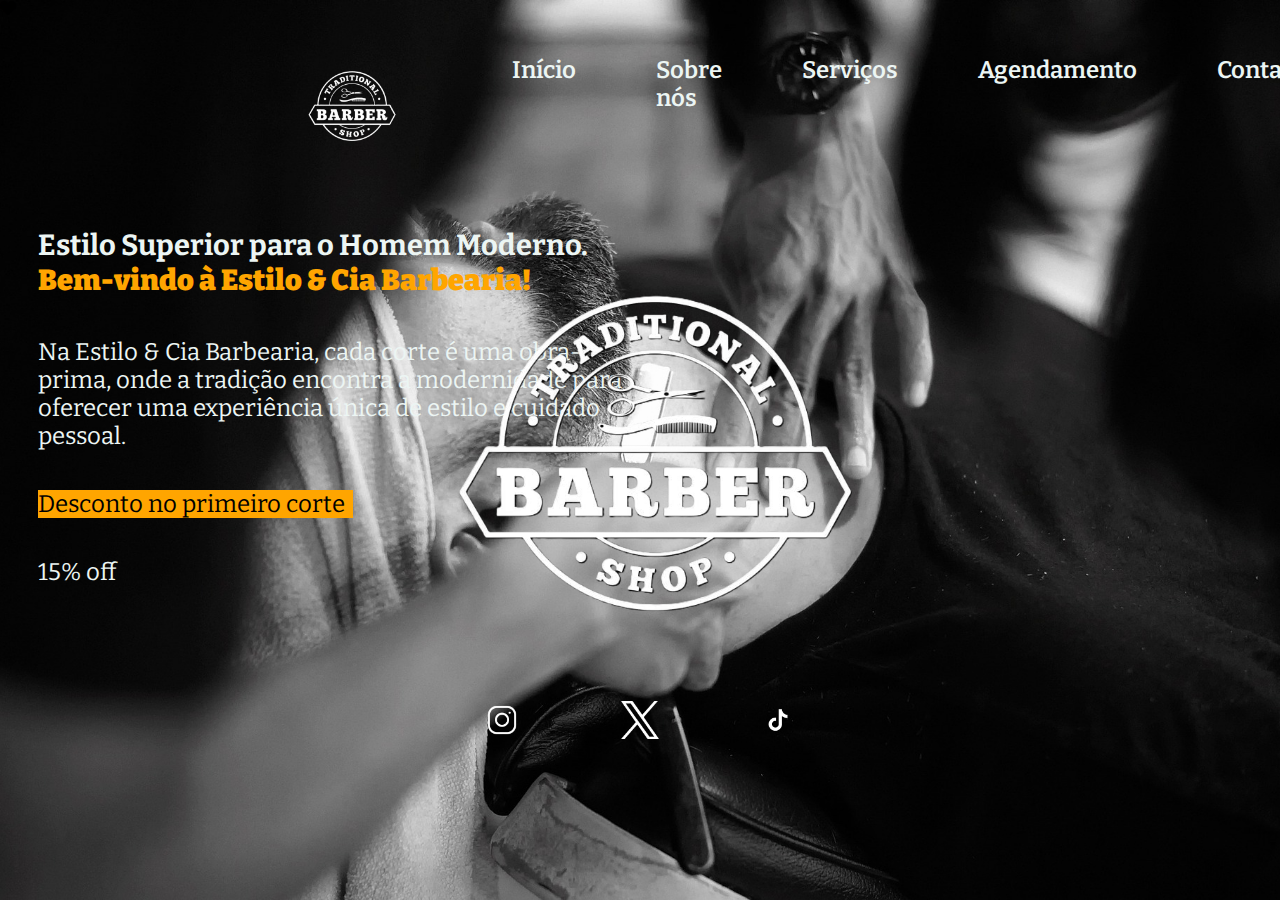
<file: index.html>
<!DOCTYPE html>
<html lang="pt">
<head>
    <meta charset="UTF-8">
    <meta name="viewport" content="width=device-width, initial-scale=1.0">
    <title>Estilo & Cia Barbearia</title>
    <link rel="stylesheet" href="https://cdnjs.cloudflare.com/ajax/libs/font-awesome/5.15.4/css/all.min.css">
    <link rel="stylesheet" type="text/css" href="style_barbearia.css">
</head>
<body>
    <i class="fas fa-heart"></i>
    <header class="cabecalho">
     <nav class="cabecalho_menu">
        <div class="imagem_container_menu">
        <img src="IMAGENS/pngtree-barber-badge-and-logogood-for-your-shop-png-image_323306.png" alt="logo da barbearia" class="logo_barbearia_menu">
        </div>
    <a class="cabecalho_menu_link" href="index.html">Início</a>
    <a class="cabecalho_menu_link" href="aboutbarbearia.html">Sobre nós</a>
    <a class="cabecalho_menu_link" href="servicos.html">Serviços</a>
    <a class="cabecalho_menu_link" href="agendamento.html">Agendamento</a>
    <a class="cabecalho_menu_link" href="contato.html">Contato</a>
     </nav>
</header>
<Main class="apresentacao">
    <section class="apresentacao_conteudo">
        <div class="imagem_container">
            <img src="IMAGENS/pngtree-barber-badge-and-logogood-for-your-shop-png-image_323306.png" alt="logo da barbearia" class="logo_barbearia">
        </div>
        <h1 class="apresentacao_conteudo_titulo">Estilo Superior para o Homem Moderno.<br> <strong class="titulo_destaque">  Bem-vindo à Estilo & Cia Barbearia!</strong></h1>
        <p class="apresentacao_conteudo_texto">Na Estilo & Cia Barbearia, cada corte é uma obra-prima, onde a tradição encontra a modernidade para oferecer uma experiência única de estilo e cuidado pessoal.
        </p>
        <p class="apresentacao_conteudo_texto2">Desconto no primeiro corte</p>
        <p class="apresentacao_conteudo_texto3">15% off</p>
    </Main>
    <div class="icons-container">
        <img src="IMAGENS/barberaria png.png" alt="Instagram" class="icone_instagram">
        <img src="IMAGENS/X png.png" alt="Twitter" class="icone_twitter">
        <img src="IMAGENS/tiktok.png" alt="TikTok" class="icone_tiktok">
    </div>
   
</body>
</head>
</html>
</file>
<file: style_barbearia.css>
@import url('https://fonts.googleapis.com/css2?family=Bitter:wght@500&display=swap');
* {
    margin: 0;
    padding: 0;
}
@media only screen and (max-width: 600px) {
   
}

body {
    background-image: url('IMAGENS/barber-1979440_1920.jpg'); 
        background-size: cover;
        background-position: center;
        background-repeat: no-repeat;
}
html, body {
    height: 100%;
    margin: 0;
    padding: 0;
}

#meuElemento {
    background-image: url('IMAGENS/barber-1979440_1920.jpg'); 
    background-size: cover;
    background-position: center;
    background-repeat: no-repeat;
    height: 100%; 
}
.cabecalho{
    padding: 3% 0% 0% 40%;

}
.cabecalho_menu{
    display: flex;
    gap:80px;
    
}
.cabecalho_menu_link{
    font-family:'Bitter', serif;
    font-size: 24px;
    font-weight: 600;
    color: #ecf5f3;
    text-decoration: none;

}
.apresentacao{
    padding: 9% 3%;
    display: flex;
    align-items: center;
    justify-content: space-between;
}

.apresentacao_conteudo{
    width: 615px;
    display: flex;
    flex-direction: column;
    gap: 40px;
    color: #ecf5f3;
}

.apresentacao_conteudo_titulo{
    font-size: 29px;
    font-family: 'Bitter', serif;
    color: #ecf5f3;
}
.titulo_destaque{
    font-size: 29px;
    font-family: 'Bitter', serif;
    color: orange;
}

.apresentacao_conteudo_texto{
    font-size: 24px;
    font-family:'Bitter', serif;
    color: #ecf5f3;
}
.apresentacao_conteudo_texto2{
    font-size: 24px;
    font-family:'Bitter', serif;
    color:black;
    background-color: orange;
    width: 315px;
    display: flex;
    flex-direction: column;
    gap: 40px;
}
.apresentacao_conteudo_texto3{
    font-size: 24px;
    font-family:'Bitter', serif;
    color:#ecf5f3;
   
}
.apresentacao_links{
    display: flex;
    justify-content: space-between;
    flex-direction: column;
    align-items: center;
    gap: 32px;
}

.apresentacao_link_subtitulo{
    font-family: 'Bitter', serif;
    font-weight: 400;
    font-size: 24px;
}
.icons-container {
    display: flex;
    justify-content:center;
    gap: 100px;
    margin-bottom:50px;
    color: white;
}

.icone_instagram,
.icone_tiktok {
    width: 38px;
    height: 38px;
    color: white;
    vertical-align: middle;
    }
    .icone_twitter{
        width: 38px;
        height: 38px;
        color: white;
        vertical-align: middle;
    }
    .imagem_container{
        overflow: auto;
        position: absolute; 
        right: 0; 
        top: 3; 
        margin-right: 400px;
    }
    .logo_barbearia{
        float: right; 
        margin-left: 1px; 
        width: 450px;
        height: 450px;
    }
    .imagem_container_menu{
        overflow: auto;
        position: absolute; 
        left: 0; 
        top: 2; 
        margin-left: 300px;
    }
.logo_barbearia_menu{
        float: left; 
        margin-left: 2px; 
        width: 100px;
        height: 100px;
}
</file>
